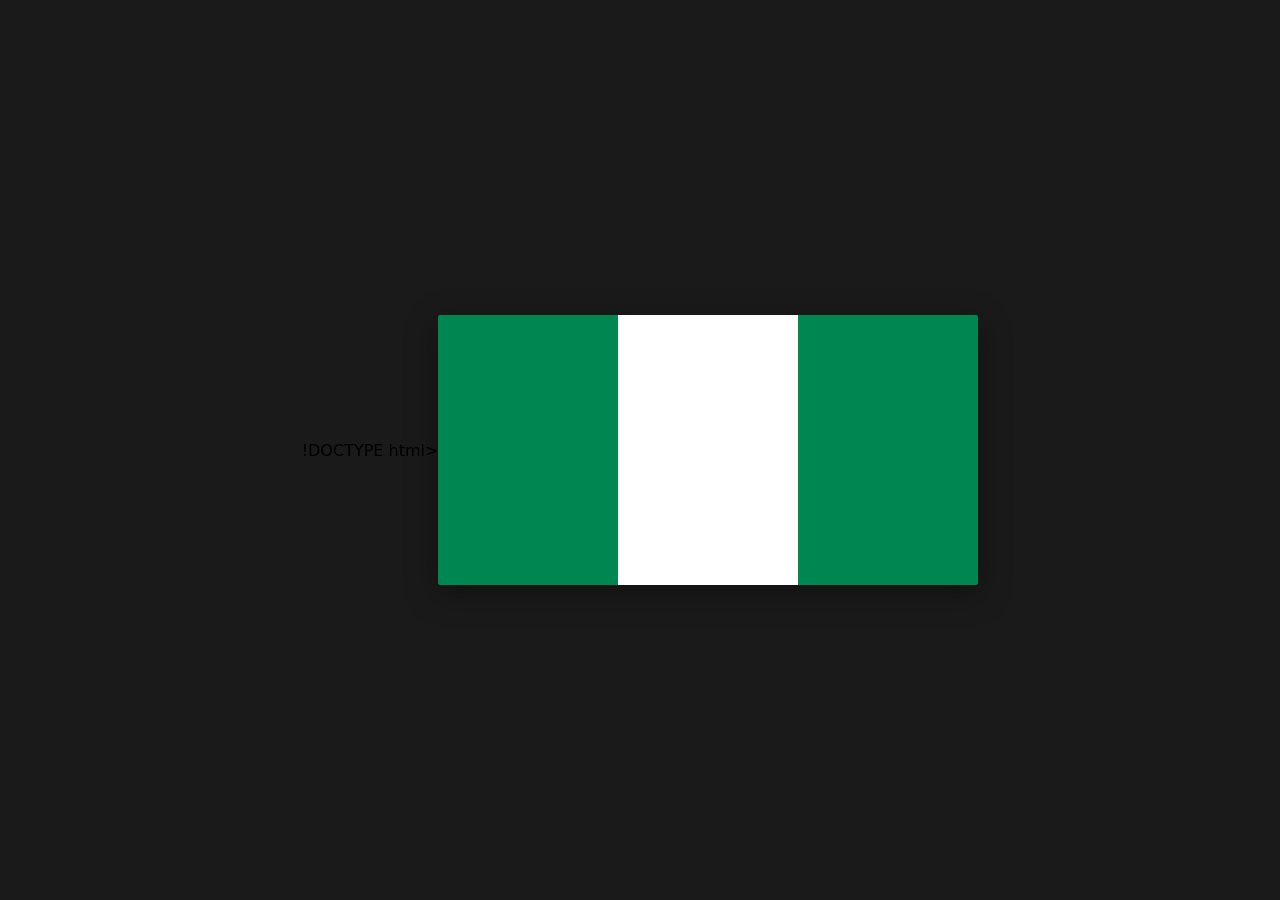
<file: flag.html>
!DOCTYPE html>
<html lang="en">
<head>
  <meta charset="UTF-8" />
  <meta name="viewport" content="width=device-width, initial-scale=1.0" />
  <title>Nigeria flag</title>
  <style>
    * {
      box-sizing: border-box;
    }

    body {
      margin: 0;
      min-height: 100vh;
      display: flex;
      align-items: center;
      justify-content: center;
      background: #1a1a1a;
      font-family: system-ui, sans-serif;
    }

    .flag {
      width: min(90vw, 540px);
      aspect-ratio: 2 / 1;
      display: flex;
      box-shadow: 0 8px 32px rgba(0, 0, 0, 0.35);
      border-radius: 2px;
      overflow: hidden;
    }

    .stripe {
      flex: 1;
    }

    .stripe--green {
      background: #008751;
    }

    .stripe--white {
      background: #ffffff;
    }
  </style>
  </head>
<body>
  <div class="flag" role="img" aria-label="Flag of Nigeria: three vertical stripes green, white, green">
    <div class="stripe stripe--green"></div>
    <div class="stripe stripe--white"></div>
    <div class="stripe stripe--green"></div>
  </div>
</body>
</html>
</file>
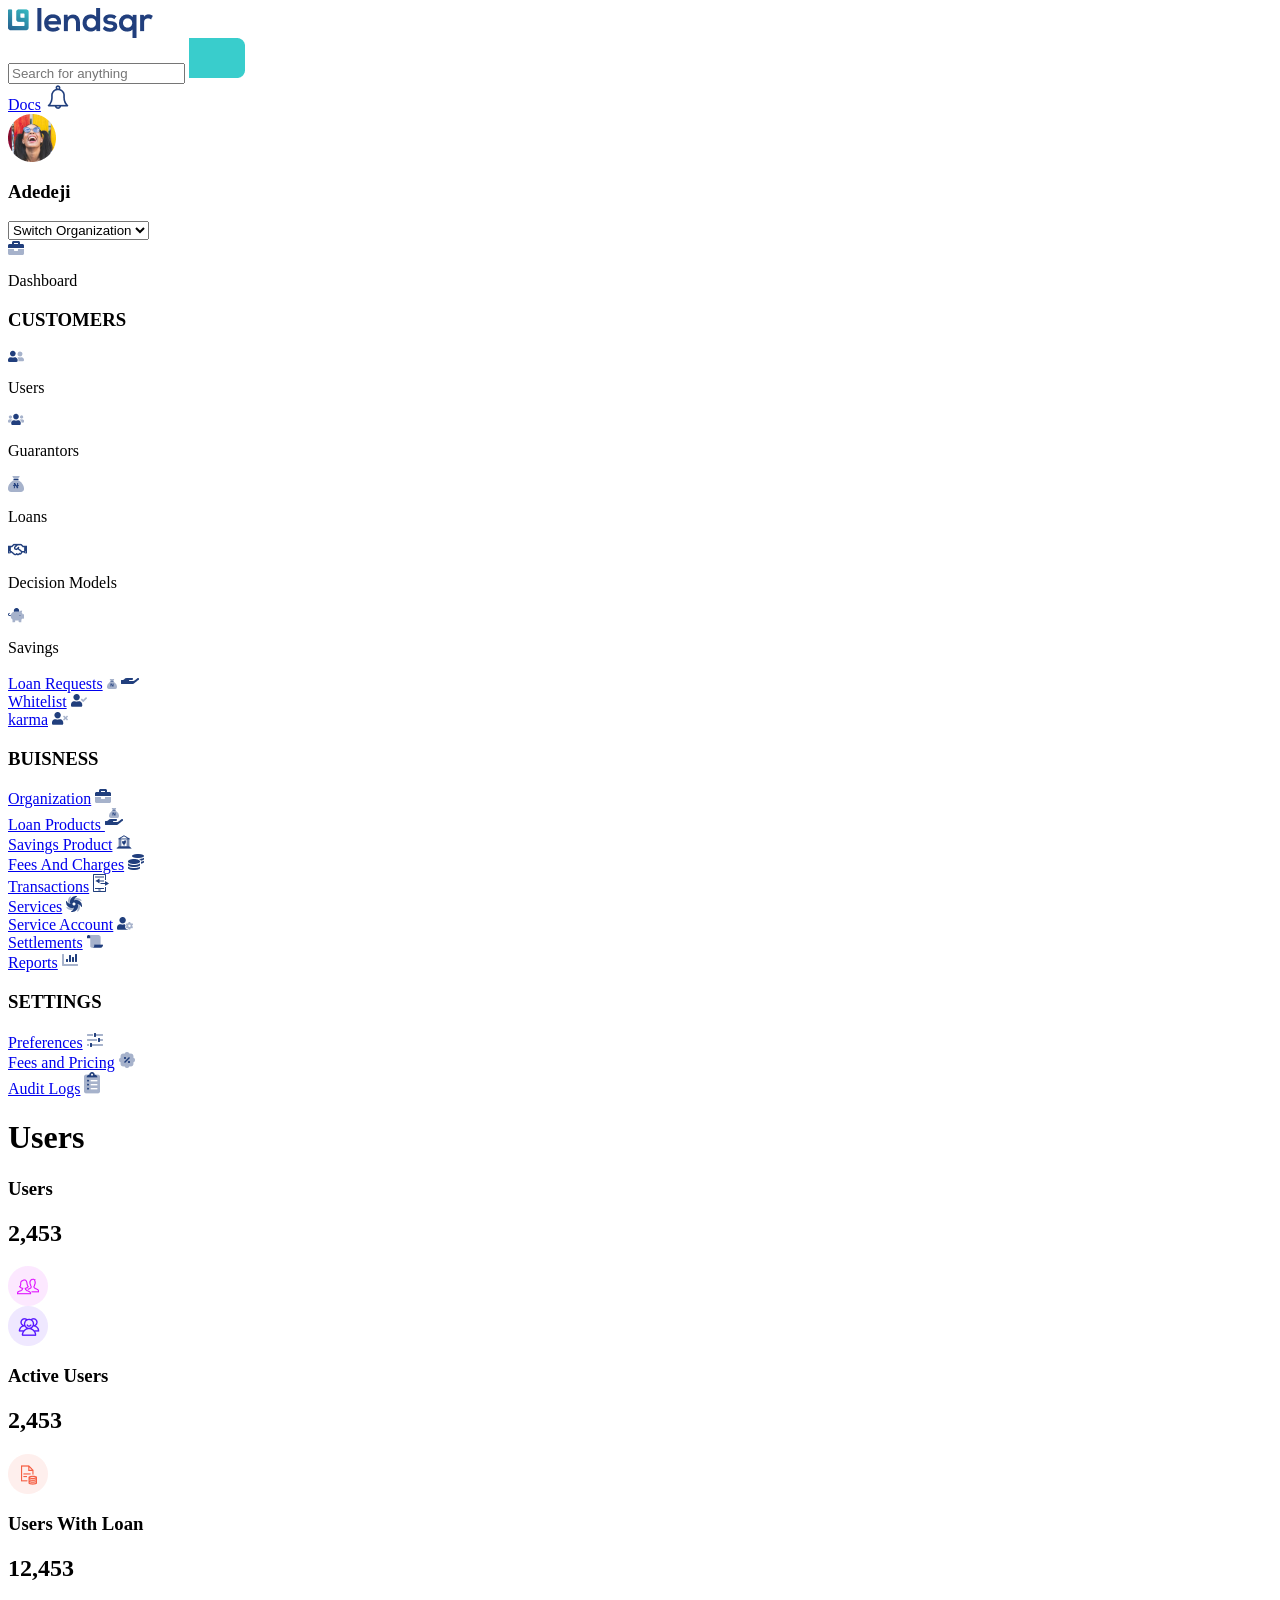
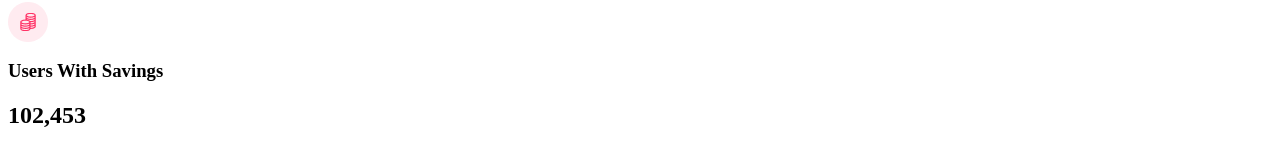
<file: figmaProject/slide3.html>
<html lang="en">
<head>
    <meta charset="UTF-8">
    <meta name="viewport" content="width=device-width, initial-scale=1.0">
    <title>Document</title>
    <link rel="stylesheet" href="">
</head>
<body>
    <!-- main Container -->
    <div class="container">
        <nav class="topNav">
            <div class="logo">
               <img class="logo_img" src="images/logo.png" alt="" srcset="">
            </div>
            <div class="nav_content">
               <div class="input_wrapper">
                  <input type="text" 
                     name="search for anything" id="search for anything"
                     placeholder="Search for anything" 
                     maxlength="25" 
                     minlength="3" 
                     pattern="^[A-Za-z]+$"
                     required
                  />
                  <img class="Rectangle" src="images/Rectangle 9.png" alt="">
                  <img class="mag" src="images/Vector.png" alt="" />
               </div>
               <!-- <img class="Vector" src="images/Vector.png" alt=""> -->
               <a class="docs" href="http://docs">Docs</a>

               <img class="notifications" src="images/notifications.png" alt="" srcset="">
               <div class="user">
                  <img class="avatar" src="images/avatar.png" alt="" srcset="">
                  <h3 class="companyName">
                     Adedeji
                  </h3>
               </div>

            </div>
        </nav>

         <aside class="sidebar">
            <select name="switchOrganization" id="switchOrganization"  class="org">
               <option value="switchOrganization" selected>
                  Switch Organization
               </option>
            </select>
            
            <div class="name_and_icon">
               <div class="icon">
                  <img src="images/briefcase.svg" alt="" class="upper">
               </div>
               <p class="name_and_icon_text">Dashboard</p>
            </div>
            
            <div class="customers">
              <h3 class="customers_h3">
                  CUSTOMERS
              </h3>
            </div>

            <div class="name_and_icon">
               <div class="icon">
                  <img class="friend" src="images/userFriends.png" alt="" srcset="">
               </div>
               <p class="name_and_icon_text">Users</p>
            </div>

            <div class="name_and_icon">
               <div class="icon">
                  <img class="users1" src="images/users 1.png" alt="">
               </div>
               <p class="name_and_icon_text">Guarantors</p>
            </div>

            <div class="name_and_icon">
               <div class="icon">
                  <img src="images/sack 1.png" alt="">
               </div>
               <p class="name_and_icon_text">Loans</p>
            </div>

            <div class="name_and_icon">
               <div class="icon">
                  <img src="images/handShakeRegular 1.png" alt="">
               </div>
               <p class="name_and_icon_text">Decision Models</p>
            </div>

            <div class="name_and_icon">
               <div class="icon">
                  <img src="images/piggyBank.png" alt="">
               </div>
               <p class="name_and_icon_text">Savings</p>
            </div>

            <div class="name_and_icon">
               <a href="loanRequest">Loan Requests</a>
               <img class="sack" src="images/sack 2.png" alt="">
               <img class="hand" src="images/handHolding.png" alt="">
            </div>

            <div class="name_and_icon">
               <a href="whiteList">Whitelist</a>
               <img src="images/userCheck1.png" alt="">
            </div>

            <div class="name_and_icon">
               <a href="karma">karma</a>
               <img src="images/userTimes.png" alt="">
            </div>

            <div class="customers">
               <h3 class="customers_h3">
                  BUISNESS
               </h3>
            </div>
            <div class="name_and_icon">
               <a href="organization">Organization</a>
               <img src="images/briefcase 1.png" alt="">
            </div>

            <div class="name_and_icon">
               <a href="loanProducts">
                  Loan Products
               </a>
               <img src="images/Group 104.png" alt="">
            </div>

            <div class="name_and_icon">
               <a href="savingsProduct">Savings Product</a>
               <img src="images/bank.png" alt="">
            </div>

            <div class="name_and_icon">
               <a href="feesAndCharges">Fees And Charges</a>
               <img src="images/coins.png" alt="">
            </div>

            <div class="name_and_icon">
               <a href="transactions">Transactions</a>
               <img src="images/icon.png" alt="">
            </div>

            <div class="name_and_icon">
               <a href="services">Services</a>
               <img src="images/galaxy 1.png" alt="">
            </div>

            <div class="name_and_icon">
               <a href="serviceAccount">Service Account</a>
               <img src="images/userCog1.png" alt="">
            </div>

            <div class="name_and_icon">
            <a href="settlements">Settlements</a>
            <img src="images/scroll 1.png" alt="">
            </div>

            <div class="name_and_icon">
               <a href="reports">Reports</a>
               <img src="images/chartBar 2.png" alt="">
            </div>
            <div class="customers">
               <h3 class="customers_h3">SETTINGS</h3>
            </div>

              <div class="name_and_icon">
               <a href="preferences">Preferences</a>
               <img src="images/slidersH 1.png" alt="">
              </div>

              <div class="name_and_icon">
               <a href="feesAndPricing">Fees and Pricing</a>
               <img src="images/badgePercent1.png" alt="">
              </div>

              <div class="name_and_icon">
               <a href="auditLogs">Audit Logs</a>
               <img src="images/clipboardList1.png" alt="">
              </div>

              <div class="whiteSpace"></div>
         </aside>

        <main class="top">
         <h1>
            Users
         </h1>
          <div class="boombox">
            <div class="box1">
               <h3>
                  Users
               </h3>

               <h2>
                  2,453
               </h2>
               <img src="images/icon (1).png" alt="">
            </div>

            <div class="box2">
               <img src="images/icon (2).png" alt="">
               <h3>
                  Active Users
               </h3>
               <h2>
                  2,453
               </h2>
            </div>

            <div class="box3">
               <img src="images/icon (3).png" alt="">
               <h3>
                  Users With Loan
               </h3>
               <h2>
                  12,453
               </h2>
            </div>

            <div class="box4">
               <img src="images/icon (4).png" alt="">
               <h3>
                  Users With Savings
               </h3>
               <h2>
                  102,453
               </h2>
            </div>

         </div>
        </main>
    </div>
</body>
</html>
</file>
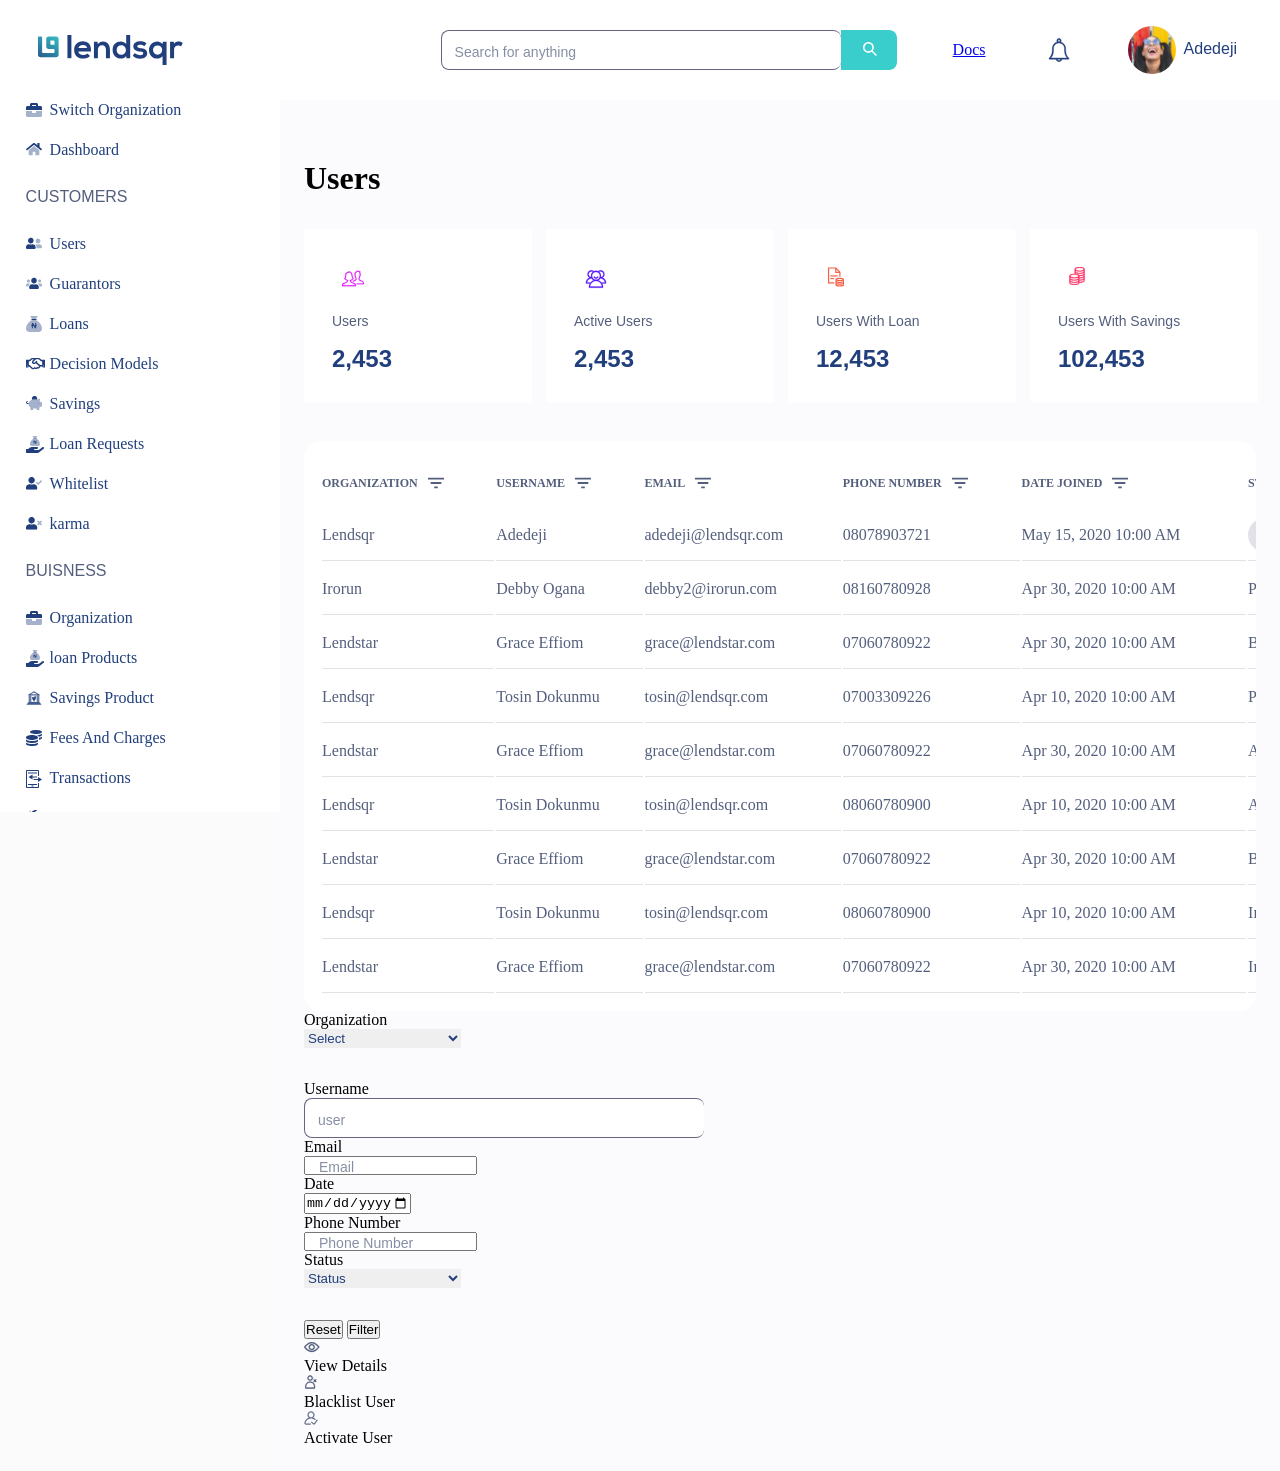
<file: figmaUpdatedProject/slide3.html>
<!DOCTYPE html>
<html lang="en">
<head>
    <meta charset="UTF-8">
    <meta name="viewport" content="width=device-width, initial-scale=1.0">
    <title>Document</title>
    <link rel="stylesheet" href="./slide3.css">
</head>
<body>
     <!-- main Container -->
    <div class="container">
        <!-- top nav -->
        <nav class="top_nav">
         <div class="logo">
            <img class="logo_img" src="images/logo.svg" alt="" srcset="">
         </div>
         <div class="nav_content">
            <div class="input_wrapper">
               <input type="text" 
                  name="search for anything" id="search for anything"
                  placeholder="Search for anything" 
                  maxlength="25" 
                  minlength="3" 
                  pattern="^[A-Za-z]+$"
                  required
               />
               <img class="Rectangle" src="images/Rectangle 9.svg" alt="">
               <img class="mag" src="images/Vector.svg" alt="" />
            </div>
            <!-- <img class="Vector" src="images/Vector.png" alt=""> -->
            <a class="docs" href="http://docs">Docs</a>
             <img class="notifications" src="images/notifications.svg" alt="" srcset="">
            <div class="user">
               <img class="avatar" src="images/avatar.svg" alt="" srcset="">
               <h3 class="companyName">
                  Adedeji
               </h3>
            </div>

         </div>

       </nav>

        <div class="sidebar">
            <a class="name_and_icon">
                <div class="icon">
                    <img src="images/briefcase 1 (1).svg" alt="">
                </div>
                <!-- <select name="switchOrganization" id="switchOrganization" class="org">Switch Organization
                   <option value="switchOrganization" selected>Switch Organization</option>
                </select> -->
                <p class="name_and_icon_text">
                    Switch Organization
                </p>
            </a>

            <a class="name_and_icon">
                <div class="icon">
                    <img src="images/home 1.svg" alt="">
                </div>
                <p class="name_and_icon_text">
                    Dashboard
                </p>
            </a>
            <div class="customers">
              <h3 class="customers_h3">
                  CUSTOMERS
              </h3>
            </div>

            <a class="name_and_icon">
                <div class="icon">
                    <img src="images/user-friends 1.svg" alt="">
                </div>
                <p class="name_and_icon_text">
                    Users
                </p>
            </a>
    
            <a class="name_and_icon">
                <div class="icon">
                    <img src="images/users 1.svg" alt="">
                </div>
                <p class="name_and_icon_text">
                    Guarantors
                </p>
            </a>
    
            <a class="name_and_icon">
                <div class="icon">
                    <img src="images/sack 1.svg" alt="">
                </div>
                <p class="name_and_icon_text">
                    Loans
                </p>
            </a>
    
            <a class="name_and_icon">
                <div class="icon">
                    <img src="images/handshake-regular 1.svg" alt="">
                </div>
                <p class="name_and_icon_text">
                    Decision Models
                </p>
            </a>
    
            <a class="name_and_icon">
                <div class="icon">
                    <img src="images/piggy-bank 1.svg" alt="">
                </div>
                <p class="name_and_icon_text">
                    Savings
                </p>
            </a>
    
            <a class="name_and_icon">
                <div class="icon">
                    <img src="images/Group 104.svg" alt="">
                </div>
                <p class="name_and_icon_text">
                    Loan Requests
                </p>
            </a>
    
            <a class="name_and_icon">
                <div class="icon">
                    <img src="images/user-check 1.svg" alt="">
                </div>
                <p class="name_and_icon_text">
                    Whitelist
                </p>
            </a>
    
            <a class="name_and_icon">
                <div class="icon">
                    <img src="images/user-times 1.svg" alt="">
                </div>
                <p class="name_and_icon_text">
                    karma
                </p>
            </a>
    
            <div class="customers">
                  <h3 class="customers_h3">
                      BUISNESS
                  </h3>
            </div>
    
            <a class="name_and_icon">
                <div class="icon">
                    <img src="images/briefcase 1 (1).svg" alt="">
                </div>
                <p class="name_and_icon_text">
                    Organization
                </p>
            </a>
    
            <a class="name_and_icon">
                <div class="icon">
                    <img src="images/Group 104.svg" alt="">
                </div>
                <p class="name_and_icon_text">
                    loan Products
                </p>
            </a>
    
            <a class="name_and_icon">
                <div class="icon">
                    <img src="images/np_bank_1.svg" alt="">
                </div>
                <p class="name_and_icon_text">
                    Savings Product
                </p>
            </a>
    
            <a class="name_and_icon">
                <div class="icon">
                    <img src="images/coins-solid 1.svg" alt="">
                </div>
                <p class="name_and_icon_text">
                    Fees And Charges
                </p>
            </a>
    
            <a class="name_and_icon">
                <div class="icon">
                    <img src="images/icon.svg" alt="">
                </div>
                <p class="name_and_icon_text">
                    Transactions
                </p>
            </a>
    
            <a class="name_and_icon">
                <div class="icon">
                    <img src="images/galaxy 1.svg" alt="">
                </div>
                <p class="name_and_icon_text">
                    Services
                </p>
            </a>
    
            <a class="name_and_icon">
                <div class="icon">
                    <img src="images/user-cog 1.svg" alt="">
                </div>
                <p class="name_and_icon_text">
                    Service Account
                </p>
            </a>
    
            <a class="name_and_icon">
                <div class="icon">
                    <img src="images/scroll 1.svg" alt="">
                </div>
                <p class="name_and_icon_text">
                    Settlements
                </p>
            </a>
    
            <a class="name_and_icon">
                <div class="icon">
                    <img src="images/chart-bar 2.svg" alt="">
                </div>
                <p class="name_and_icon_text">
                    Reports
                </p>
            </a>
    
            <div class="customers">
                <h3 class="customers_h3">
                      SETTINGS
                  </h3>
            </div>
    
            <a class="name_and_icon">
                <div class="icon">
                    <img src="images/sliders-h 1.svg" alt="">
                </div>
                <p class="name_and_icon_text">
                    Preferences
                </p>
            </a>
    
            <a class="name_and_icon">
                <div class="icon">
                    <img src="images/badge-percent 1.svg" alt="">
                </div>
                <p class="name_and_icon_text">
                    Fees And Pricing
                </p>
            </a>
    
            <a class="name_and_icon">
                <div class="icon">
                    <img src="images/clipboard-list 1.svg" alt="">
                </div>
                <p class="name_and_icon_text">
                    Audit Logs
                </p>
            </a>
        </div>
        <main class="top">
            <h1>
                Users
            </h1>
            <div class="boombox">
                <div class="box">
                    <div class="icon_bg users_icon_bg">
                        <div class="box_icon">
                            <img src="./images/users.svg" alt="">
                        </div>
                    </div>
                <h3 class="box_h3">
                    Users
                </h3>
                <h2 class="box_h2">
                    2,453
                </h2>
                </div>

                <div class="box">
                    <div class="icon_bg active_icon_bg">
                        <div class="box_icon">
                            <img src="./images/active.svg" alt="">
                        </div>
                    </div>
                <h3 class="box_h3">
                    Active Users
                </h3>
                <h2 class="box_h2">
                    2,453
                </h2>
                </div>

                <div class="box">
                    <div class="icon_bg loans_icon_bg">
                        <div class="box_icon">
                            <img src="./images/loans.svg" alt="">
                        </div>
                    </div>
                <h3 class="box_h3">
                    Users With Loan
                </h3>
                <h2 class="box_h2">
                    12,453
                </h2>
                </div>

                <div class="box">
                    <div class="icon_bg savings_icon_bg">
                        <div class="box_icon">
                            <img src="./images/savings.svg" alt="">
                        </div>
                    </div>
                <h3 class="box_h3">
                    Users With Savings
                </h3>
                <h2 class="box_h2">
                    102,453
                </h2>
                </div>
            </div>

            <div class="table_wrapper">
                <table class="table">
                    <thead class="table_header">
                        <tr class="table_header_row">
                            <th>
                                <div class="table_header_item">
                                    <p class="table_header_label">
                                        ORGANIZATION
                                    </p>
                                    <div class="table_header_icon">
                                        <img alt="" fill src="./images/filter-button.svg"
                                        />
                                    </div>
                                </div>
                            </th>
                            <th>
                                <div class="table_header_item">
                                    <p class="table_header_label">
                                        USERNAME
                                    </p>
                                    <div class="table_header_icon">
                                        <img alt="" fill src="./images/filter-button.svg"
                                        />
                                    </div>
                                </div>
                            </th>
                            <th>
                                <div class="table_header_item">
                                    <p class="table_header_label">
                                        EMAIL
                                    </p>
                                    <div class="table_header_icon">
                                        <img alt="" fill src="./images/filter-button.svg"
                                        />
                                    </div>
                                </div>
                            </th>
                            <th>
                                <div class="table_header_item">
                                    <p class="table_header_label">
                                        PHONE NUMBER
                                    </p>
                                    <div class="table_header_icon">
                                        <img alt="" fill src="./images/filter-button.svg"
                                        />
                                    </div>
                                </div>
                            </th>
                            <th>
                                <div class="table_header_item">
                                    <p class="table_header_label">
                                        DATE JOINED
                                    </p>
                                    <div class="table_header_icon">
                                        <img alt="" fill src="./images/filter-button.svg"
                                        />
                                    </div>
                                </div>
                            </th>
                            <th>
                                <div class="table_header_item">
                                    <p class="table_header_label">
                                        STATUS
                                    </p>
                                    <div class="table_header_icon">
                                        <img alt="" fill src="./images/filter-button.svg"
                                        />
                                    </div>
                                </div>
                            </th>
                        </tr>
                    </thead>

                    <tbody class="table_body">
                        <tr class="table_body_row">
                            <td>Lendsqr</td>
                            <td>Adedeji</td>
                            <td>adedeji@lendsqr.com</td>
                            <td>08078903721</td>
                            <td>May 15, 2020 10:00 AM</td>
                            <td>
                                <div class="status inactive">
                                    Inactive
                                </div>
                            </td>
                        </tr>

                        <tr class="table_body_row">
                            <td>Irorun</td>
                            <td>Debby Ogana</td>
                            <td>debby2@irorun.com</td>
                            <td>08160780928</td>
                            <td>Apr 30, 2020 10:00 AM</td>
                            <td>Pending</td>
                        </tr>

                        <tr class="table_body_row">
                            <td>Lendstar</td>
                            <td>Grace Effiom</td>
                            <td>grace@lendstar.com</td>
                            <td>07060780922</td>
                            <td>Apr 30, 2020 10:00 AM</td>
                            <td>Blacklisted</td>
                        </tr>

                        <tr class="table_body_row">
                            <td>Lendsqr</td>
                            <td>Tosin Dokunmu</td>
                            <td>tosin@lendsqr.com</td>
                            <td>07003309226</td>
                            <td>Apr 10, 2020 10:00 AM</td>
                            <td>Pending</td>
                        </tr>

                        <tr class="table_body_row">
                            <td>Lendstar</td>
                            <td>Grace Effiom</td>
                            <td>grace@lendstar.com</td>
                            <td>07060780922</td>
                            <td>Apr 30, 2020 10:00 AM</td>
                            <td>Active</td>
                        </tr>
                        
                        <tr class="table_body_row">
                            <td>Lendsqr</td>
                            <td>Tosin Dokunmu</td>
                            <td>tosin@lendsqr.com</td>
                            <td>08060780900</td>
                            <td>Apr 10, 2020 10:00 AM</td>
                            <td>Active</td>
                        </tr>

                        <tr class="table_body_row">
                            <td>Lendstar</td>
                            <td>Grace Effiom</td>
                            <td>grace@lendstar.com</td>
                            <td>07060780922</td>
                            <td>Apr 30, 2020 10:00 AM</td>
                            <td>Blacklisted</td>
                        </tr>

                        <tr class="table_body_row">
                            <td>Lendsqr</td>
                            <td>Tosin Dokunmu</td>
                            <td>tosin@lendsqr.com</td>
                            <td>08060780900</td>
                            <td>Apr 10, 2020 10:00 AM</td>
                            <td>Inactive</td>
                        </tr>

                        <tr class="table_body_row">
                            <td>Lendstar</td>
                            <td>Grace Effiom</td>
                            <td>grace@lendstar.com</td>
                            <td>07060780922</td>
                            <td>Apr 30, 2020 10:00 AM</td>
                            <td>Inactive</td>
                        </tr>

                    </tbody>
                </table>
            </div>

            <div class="form">
                <form action="submit-data" method="post" enctype="multipart/form-data">
                    <div class="details">
                        <p>
                            Organization
                        </p>
                            <select name="cars" id="cars">
                                <option value="select">Select</option>
                                <option value="saab">Saab</option>
                                <option value="mercedes">Mercedes</option>
                                <option value="audi">Audi</option>
                    </select>
                    </div>
                   

                    <div class="details">
                        <p>Username</p>
                        <input type="text"
                            name="username"
                            id="username"
                            placeholder="user" 
                            maxlength="25" 
                            minlength="3" 
                            pattern="^[A-Za-z]+$"
                            required>   
                    </div>

                    <div class="details">
                        <p>Email</p>
                        <input
                            type="email" 
                            name="email" 
                            id="email"
                            placeholder="Email"
                            pattern="^[a-zA-Z0-9._%+-]+@[a-zA-Z0-9.-]+\.[a-zA-Z]{2,}$"
                            multiple
                            title=" Email"
                            required>
                    </div>

                    <div class="details">
                        <p>Date</p>
                            <input 
                                type="date" 
                                name="date" 
                                id="date"
                                placeholder="Date"
                                min="1900-01-01"
                                max="2030-12-01"
                                step="1"
                                required>
                    </div>

                    <div class="details">
                        <p>Phone Number</p>
                        <input type="tel" 
                            name="phone_number" id="phone_number"
                            placeholder="Phone Number"
                            pattern="^(\+?\d{1,3})?[\s.-]?\(?\d{3}\)?[\s.-]?\d{3}[\s.-]?\d{4}$"
                            title="Please enter a valid mobile number (e.g., +1 123-456-7890 or 1234567890)"
                            required>
                    </div>

                    <div class="details">
                        <p>Status</p>
                             <select name="cars" id="cars">
                                <option value="status">Status</option>
                                <option value="single">Single</option>
                                <option value="married">Married</option>
                                <option value="divorced">Divorced</option>
                            </select>
                    </div>

                    <div class="submit">
                        <button type="reset">Reset</button>
                        <button type="filter">Filter</button>
                    </div>

                </form>
            </div>

            <div class="fixed">

                <a class="fixed_data">
                    <div class="fixed_icon">
                        <img src="images/Group.svg" alt="">
                    </div>
                    <p class="fixed_icon_text">
                        View Details
                    </p>
                </a>

                <a class="fixed_data">
                    <div class="fixed_icon">
                        <img src="images/delete_friend.svg" alt="">
                    </div>
                    <p class="fixed_icon_text">
                        Blacklist User
                    </p>
                </a>

                <a class="fixed_data">
                    <div class="fixed_icon">
                        <img src="images/np_user.svg" alt="">
                    </div>
                    <p class="fixed_icon_text">
                        Activate User
                    </p>
                </a>


            </div>


        </main>
    </div>
</body>
</html>
</file>
<file: figmaUpdatedProject/slide3.css>
*{
    margin: 0;
    padding: 0;
    box-sizing: border-box;
    
}

.container {
    width: 100%;
    max-width: 165rem;
    margin-inline: auto;
    background-color: #fbfbfb;
}
.logo{
    width: 144.8px;
    height: 30px;
    position: relative;
    margin-right: 12rem;
}
.logo_img {
    width: 100%;
    height: 100%;
    object-fit: cover;
}
.nav_content {
    display: flex;
    align-items: center;
    gap: 3.5rem;
    margin-left: auto;
}
.input_wrapper {
    display: flex;
    align-items: center;
    position: relative;
}
.user {
    display: flex;
    align-items: center;
    gap: 0.5rem;
}
.companyName{
    width: 58px;
    height: 19px;
    position: relative;
    font-family: sans-serif;
    font-weight: 500;
    font-size: 16px;
    line-height: 100%;
    letter-spacing: 0px;
    color: #213f7d;
    
}
.optGroup{
    width: 20px;
    height: 20px;
    position: relative;
    top: -80px;
    left: 1380px;
    color: #213f7d;
}

.notifications{
    width: 26px;
    height: 26px;
    position: relative;
}

.avatar{
    width: 48px;
    height: 48px;
    position: relative;
}

input[type="text"]{
    width: 400px;
    height: 40px;
    border-top: 1px solid #666481;
    border-left: 1px solid #666481;
    border-bottom: 1px solid #666481;
    border-right: 0;
    border-radius: 8px;
    position: relative;
    /* -webkit-border-radius: 8px;
    -moz-border-radius: 8px;
    -ms-border-radius: 8px;
    -o-border-radius: 8px; */
}

input::placeholder{
    width: 134px;
    height: 16px;
    position: relative;
    top: 2px;
    left: 13px;
    opacity: 70%;
    font-size: 14px;
    color: #545f7d;
    font-family: sans-serif;
    font-weight: 400;
    line-height: 100%;
    letter-spacing: 0%;
}

.Vector{
    width: 13.97px;
    height: 14px;
    position: relative;
}

.mag{
    width: 0.875rem;
    height: 0.875rem;
    position: absolute;
    right: 1.25rem;
    top: 0.75rem;
}

.docs {
    width: 37px;
    height: 19px;
    position: relative;
}
.top_nav {
    width: 100%;
    height: 6.25em;
    position: fixed;
    background-color: #fff;
    display: flex;
    align-items: center;
    justify-content: space-between;
    filter: drop-shadow(3px 0px 20px #000 4%);
    -webkit-filter: drop-shadow(3px 0px 20px #000 4%);
    padding: 1rem 2.4rem;
}
.top {
    min-height: calc(100% - 11rem);
    overflow-y: auto;
    background: #FBFBFD;
    margin-left: 17.5rem;
    padding: 10rem 1.5rem 1.5rem;
}
.sidebar{
    width: 17.5rem;
    background-color: #fff;
    position: fixed;
    scrollbar-width: 0;
    z-index: 10;
    margin-top: 4.5rem;
    height: calc(100% - 10rem);
    padding: 1.6rem;
    overflow-y: auto;
    scrollbar-width: none;
}
/* filter: drop-shadow(0px 5px 20px #000 4% ); */
/* scroll-behavior: smooth; */
/* -webkit-filter: drop-shadow(0px 5px 20px #000 4% ); */

select{
    width: 157px;
    height: 19px;
    position: relative;
    margin-bottom: 2rem;
    border:none;
    border-radius: none; 
    font-family:sans-serif;
    font-weight: 400;
    line-height: 100%;
    letter-spacing: 0px;
    color: #213f7d;
    
}

.name_and_icon  {
    display: flex;
    align-items: center;
    gap: 0.5rem;
    margin-bottom: 1rem;
    cursor: pointer;
}
.icon {
    width: 1rem;
    height: 1rem;
    position: relative;
}
.name_and_icon_text {
    font-size: 1rem;
    line-height: 1.5;
    color: #213f7d;
}

.customers {
    margin-block: 1.5rem;
}

/* .name_and_icon :hover {
    transform: translateY(-5px);
  box-shadow: 0 10px 20px rgba(0,0,0,0.2);
} */

.customers_h3 {
    font-family: sans-serif;
    font-weight: 500;
    font-size: 1rem;
    line-height: 1.4;
    color: #545f7d;
}

.boombox {
    margin-top: 2rem;
    display: grid;
    grid-template-columns: repeat(4, 1fr);
    gap: 1rem;
}
.box {
    padding: 1.75rem;
    background: #FFF;
    box-shadow: 0.1rem 0.1rem #FFF;
}
.icon_bg {
    width: 2.5rem;
    height: 2.5rem;
    border-radius: 50%;
    display: flex;
    align-items: center;
    justify-content: center;
}
/* .users_icon_bg {
    background: #DF18FF;
}
.active_icon_bg {
    background: #5718FF;
}
.loans_icon_bg {
    background: #F55F44;
}
.savings_icon_bg {
    background: #FF3366;
} */
.box_icon {
    position: relative;
    width: 1.25rem;
    height: 1.25rem;
}
.box_h3 {
    color: #545F7D;
    font-size: 0.875rem;
    font-weight: 500;
    font-family: sans-serif;
    margin-block: 1rem;
}
.box_h2 {
    color: #213F7D;
    font-size: 1.5rem;
    font-weight: 700;
    font-family: sans-serif;
}

.table_wrapper {
    overflow-y: auto;
    background: #FFF;
    padding: 1rem;
    border-radius: 1rem;
    margin-top: 2.5rem;
}

table {
    width: 100%;
    table-layout: auto;
    min-width: 64.8125rem;
}
.table_header {
    height: 3rem;
}

.table_header_row th {
    text-align: left;
    font-size: 0.875rem;
    color: #545F7D;
}
.table_body_row {
    height: 3.25rem;
}
.table_body_row td {
    border-bottom: 0.0625rem solid #E1E1E8;
    font-family: Georgia, 'Times New Roman', Times, serif;
    color: #545F7D;
}
.table_header_item {
    display: flex;
    align-items: center;
    gap: 0.625rem;
}
.table_header_label {
    font-size: 0.75rem;
    line-height: 1rem;
    color: #545F7D;
}
.status {
    padding: 0.5rem 0.75rem;
    border-radius: 6.25rem;
    justify-content: center;
    display: flex;
    align-items: center;
}
.inactive {
    background: #E1E1E8;
}
.table_header_icon {
    position: relative;
    width: 1rem;
    height: 1rem;
}
</file>
